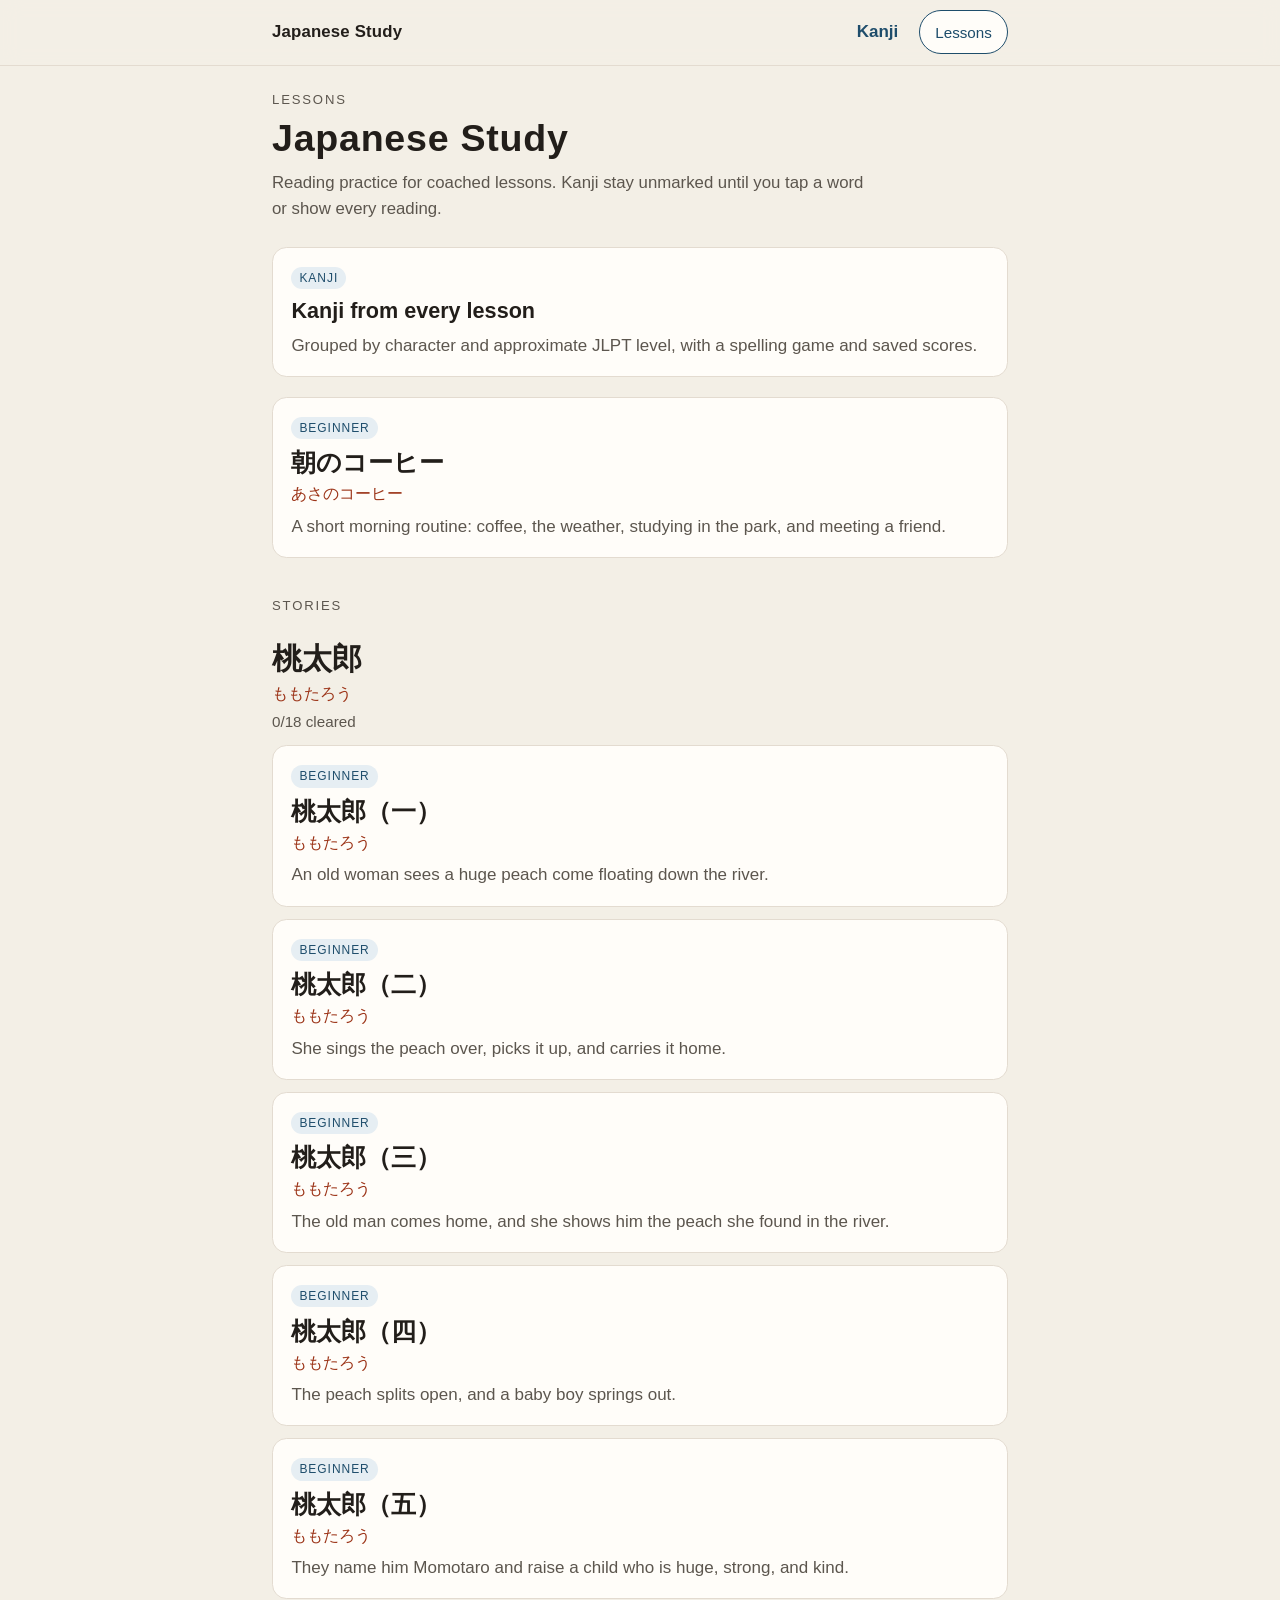
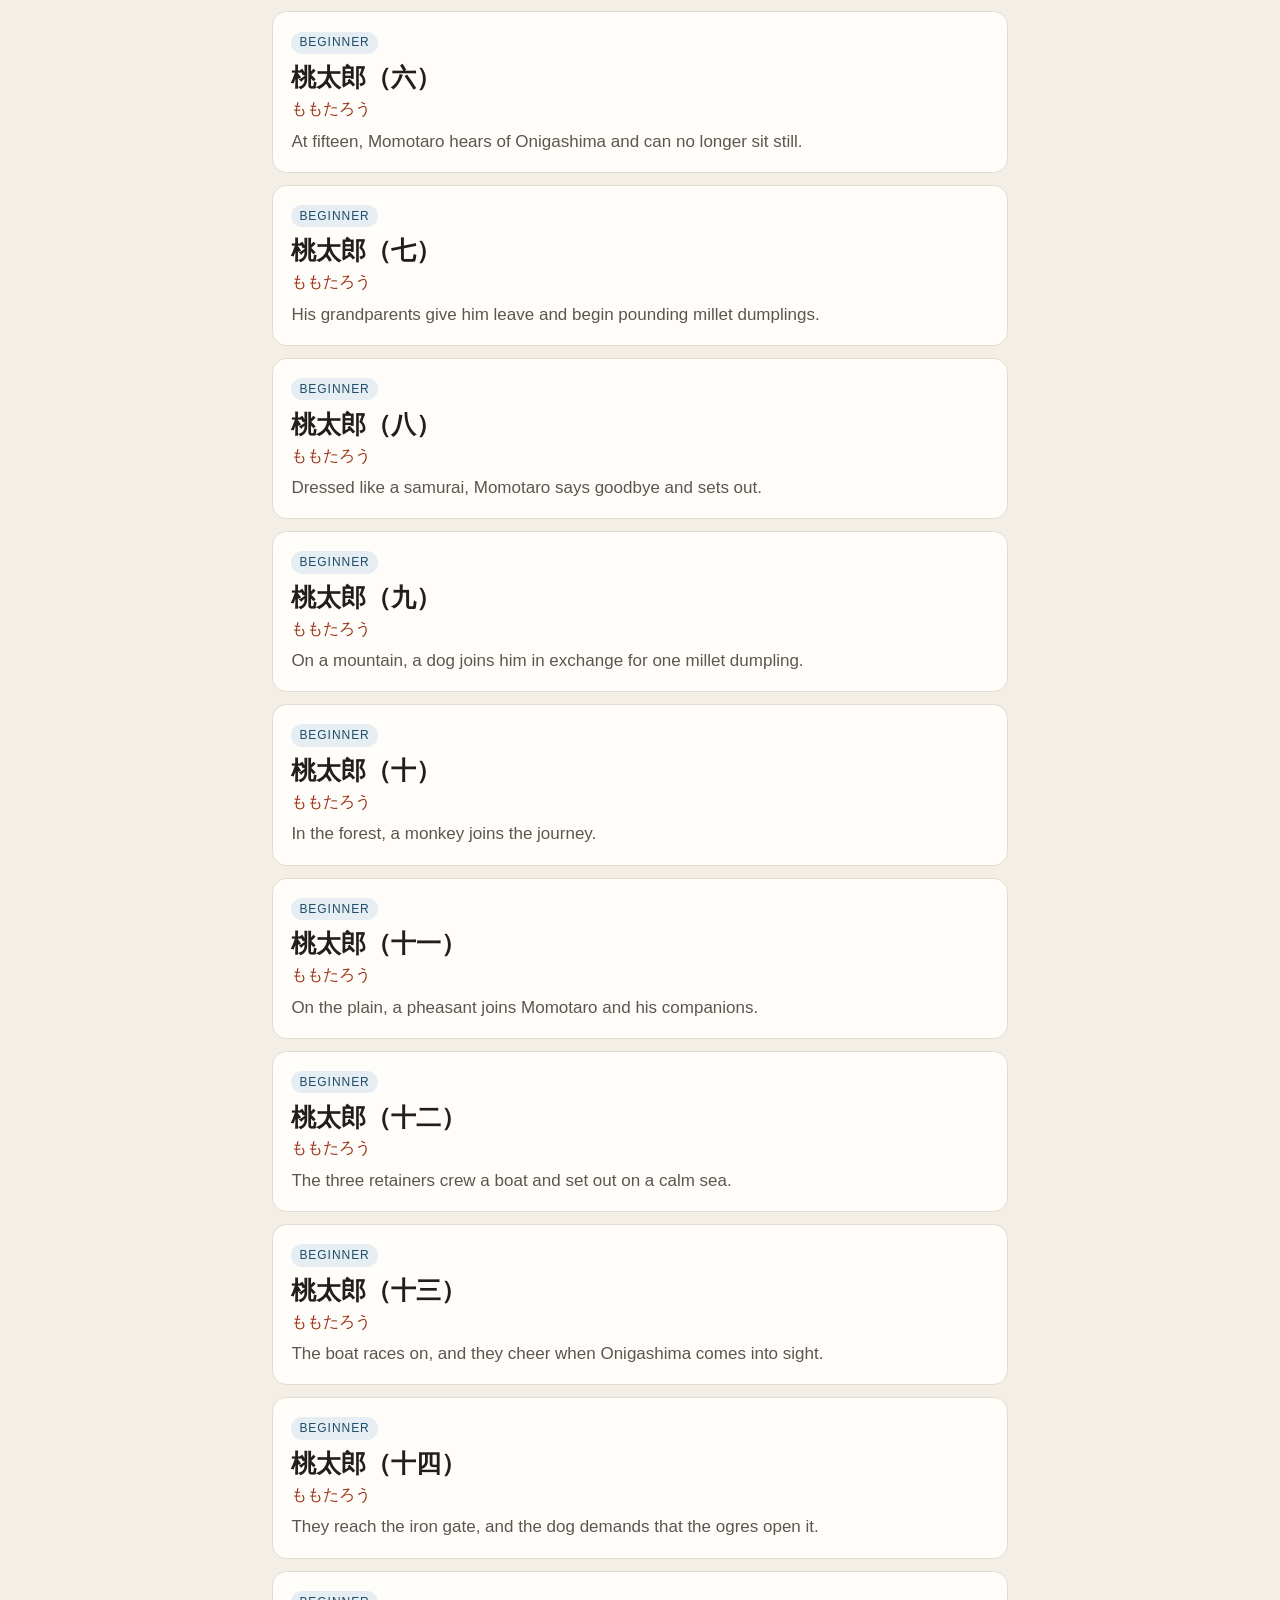
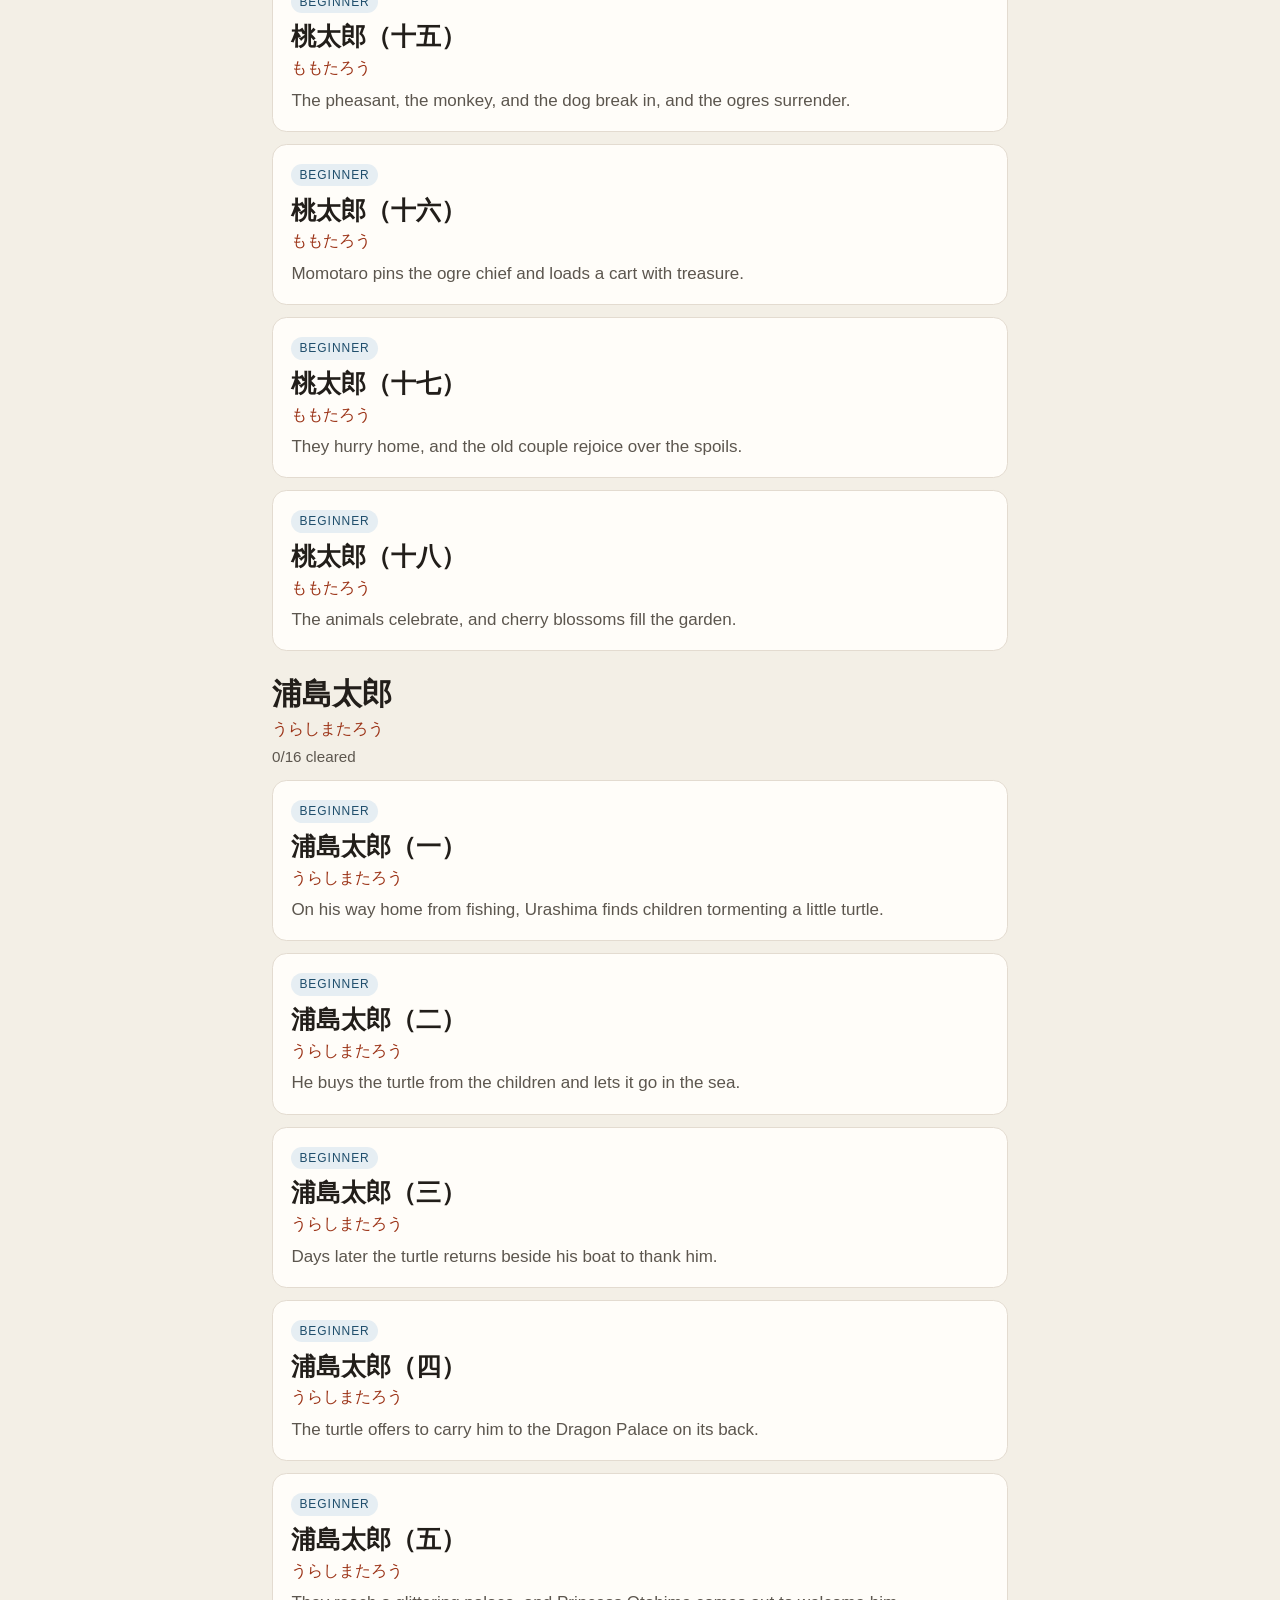
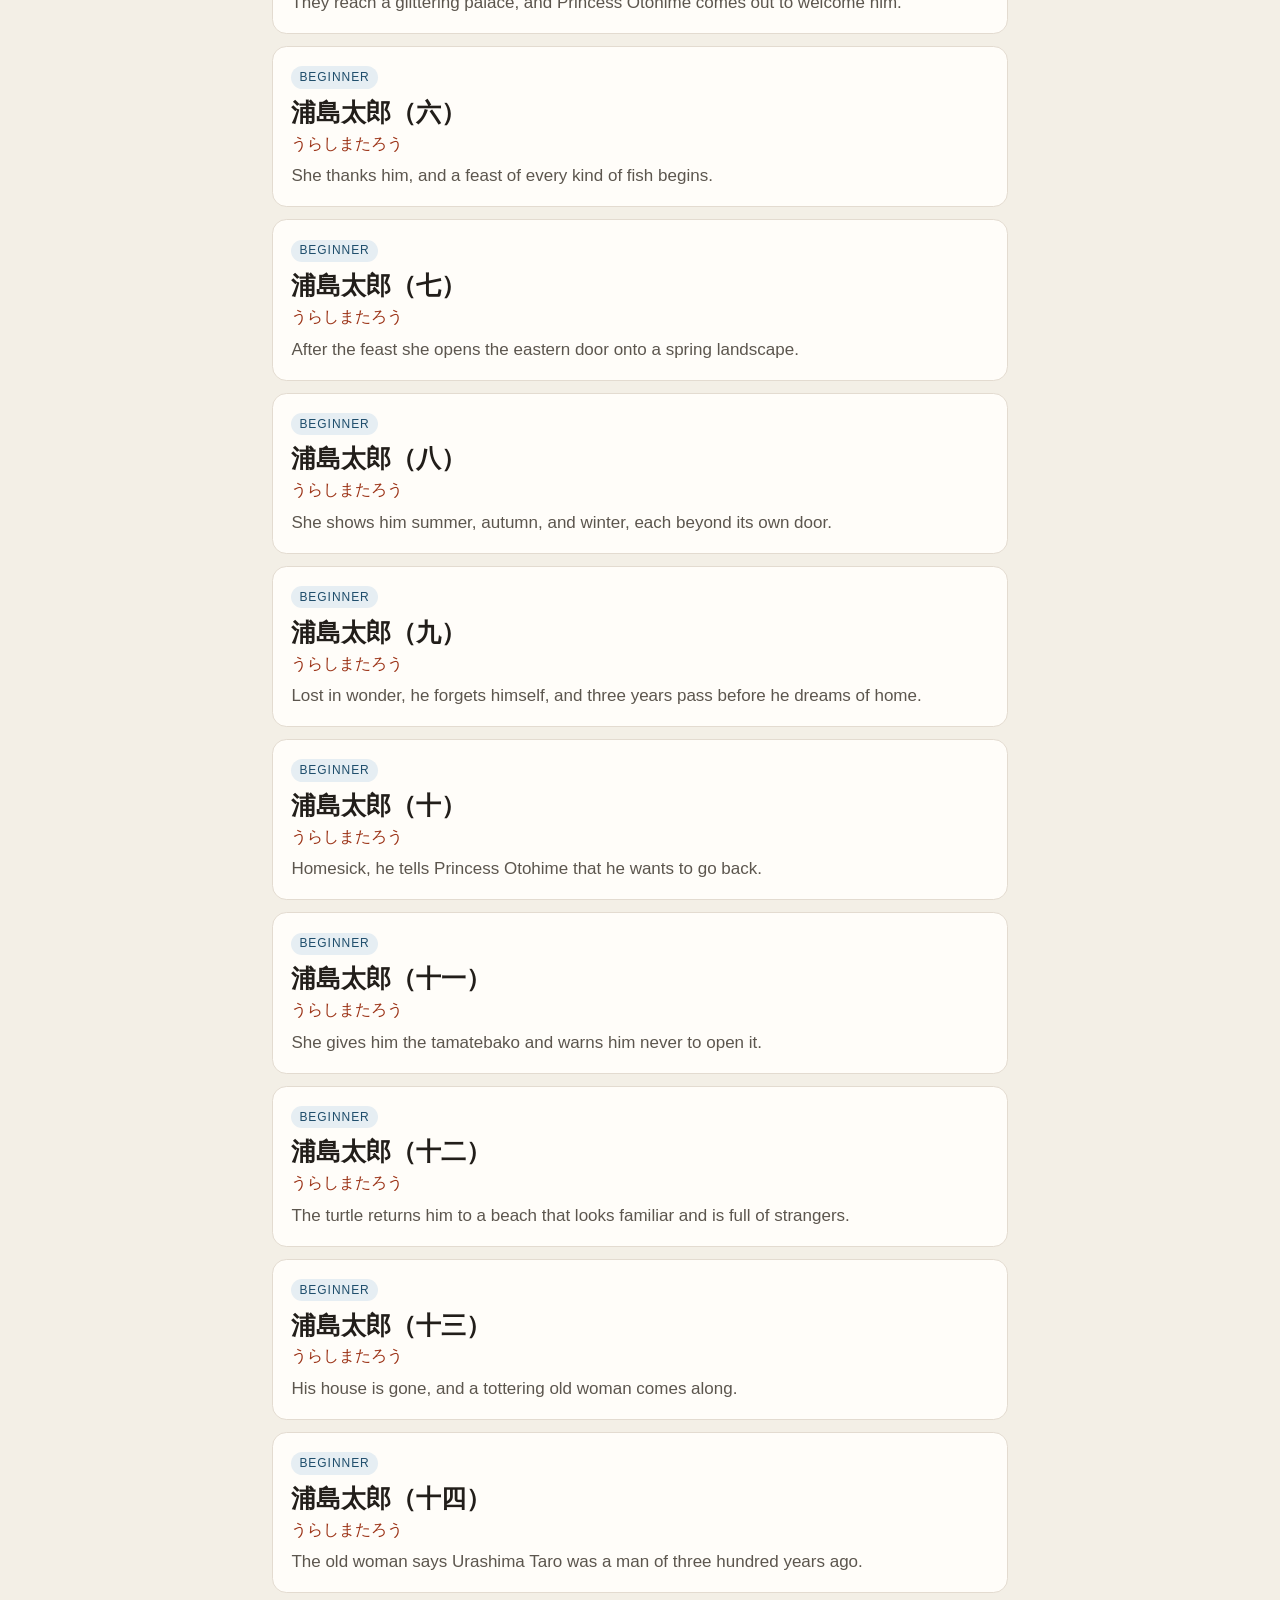
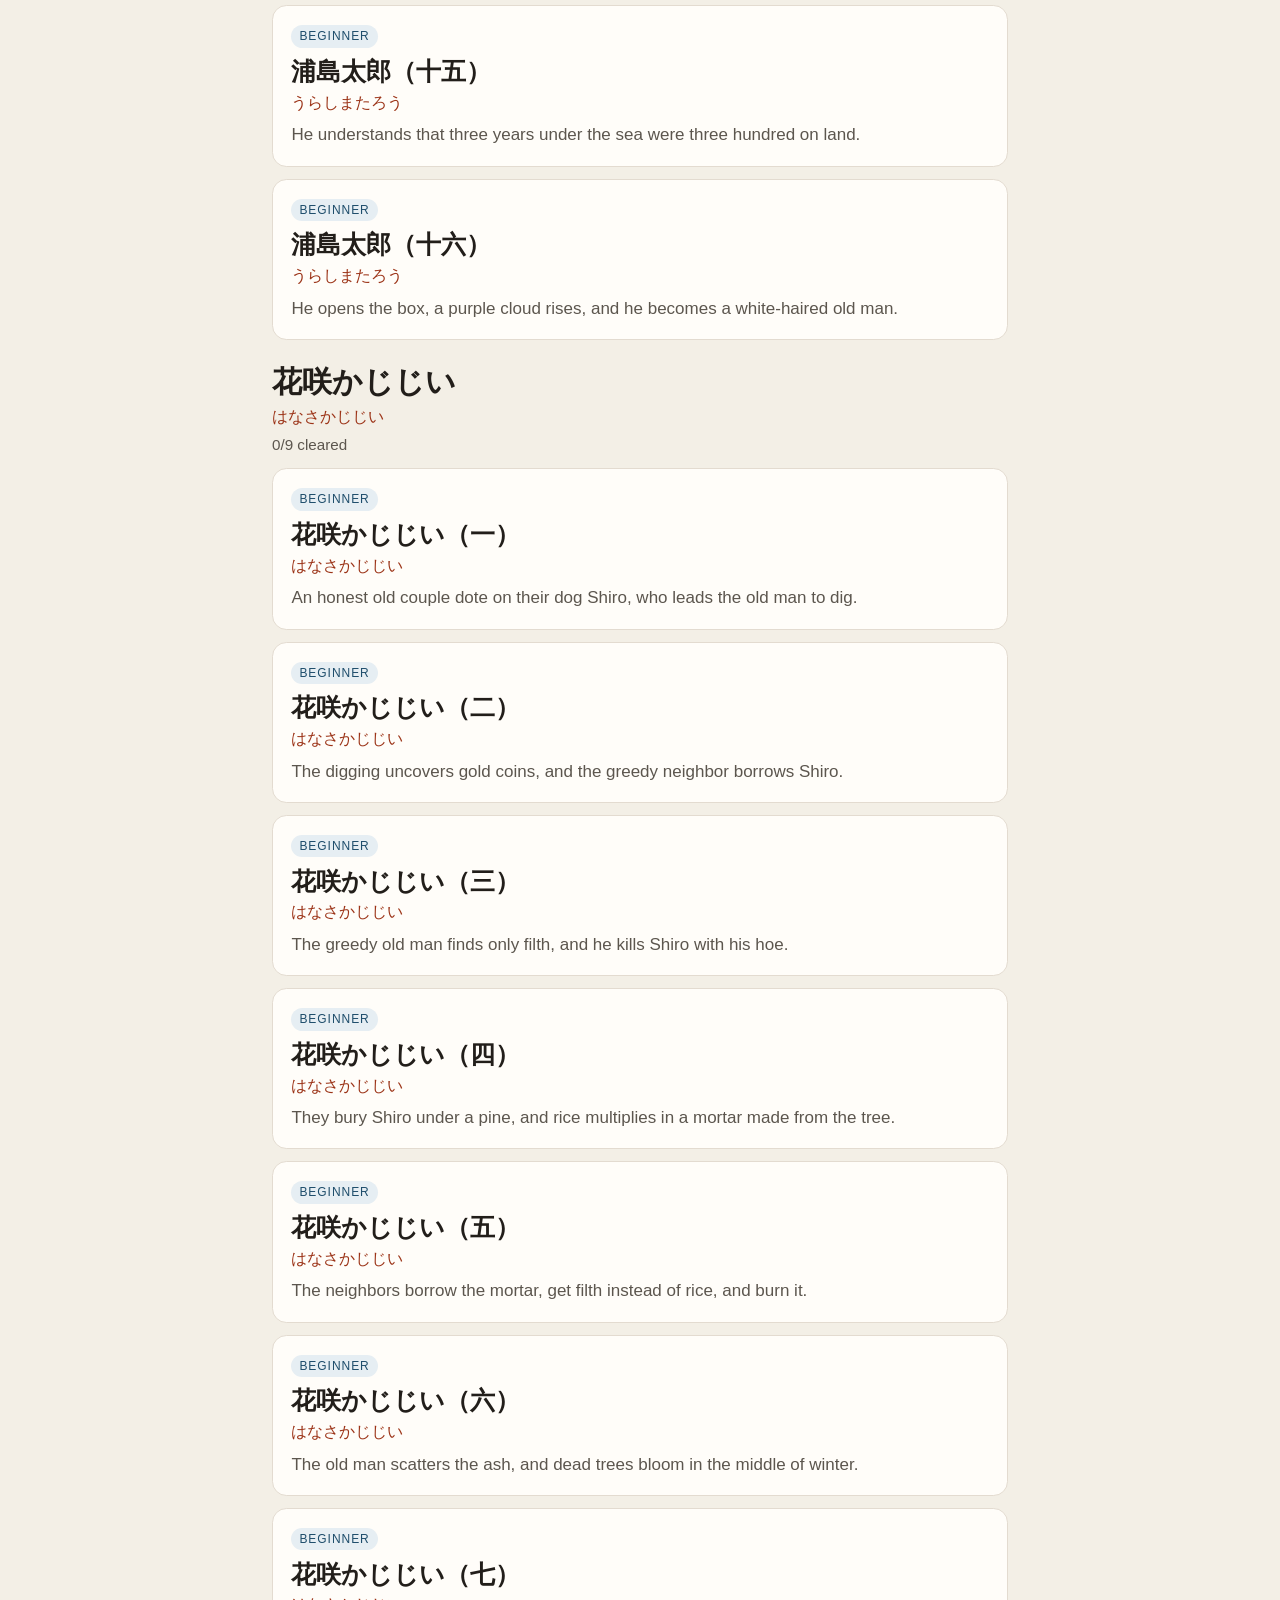
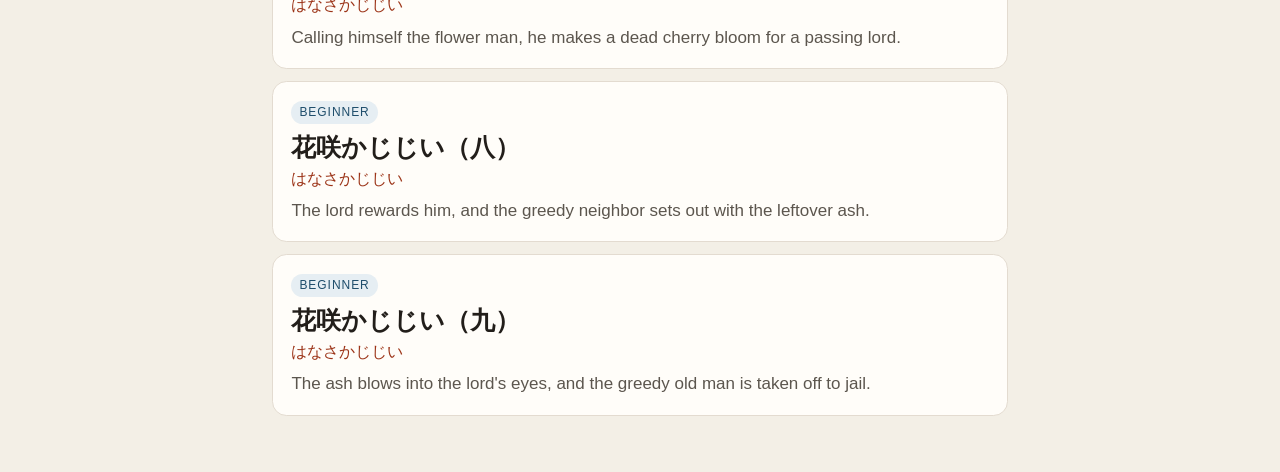
<file: index.html>
<!DOCTYPE html>
<html lang="en">
<head>
  <meta charset="utf-8">
  <meta name="viewport" content="width=device-width, initial-scale=1">
  <meta name="color-scheme" content="light">
  <meta name="description" content="Japanese reading practice. Show each word's reading only when you want it.">
  <title>Japanese Study</title>
  <link rel="stylesheet" href="css/style.css">
</head>
<body>
  <header class="site-header">
    <div class="wrap bar">
      <a class="brand" href="index.html">Japanese Study</a>
      <div class="bar-actions">
        <a class="header-link" href="kanji.html">Kanji</a>
        <button id="lesson-menu-open" class="menu-open" type="button" aria-haspopup="dialog" aria-expanded="false" aria-controls="lesson-menu">Lessons</button>
      </div>
    </div>
  </header>
  <main class="wrap page">
    <p class="page-kicker">Lessons</p>
    <h1>Japanese Study</h1>
    <p class="lede">Reading practice for coached lessons. Kanji stay unmarked until you tap a word or show every reading.</p>
    <a class="lesson-card kanji-entry" href="kanji.html">
      <p class="level">Kanji</p>
      <h2>Kanji from every lesson</h2>
      <p class="card-summary">Grouped by character and approximate JLPT level, with a spelling game and saved scores.</p>
    </a>
    <p id="status" class="panel">Loading lessons…</p>
    <ul id="lesson-list" class="lesson-list"></ul>
    <div id="stories"></div>
  </main>
  <noscript>
    <p class="wrap panel error">This site needs JavaScript to load lessons.</p>
  </noscript>
  <script src="js/progress.js"></script>
  <script src="js/home.js"></script>
  <script src="js/menu.js"></script>
</body>
</html>
</file>
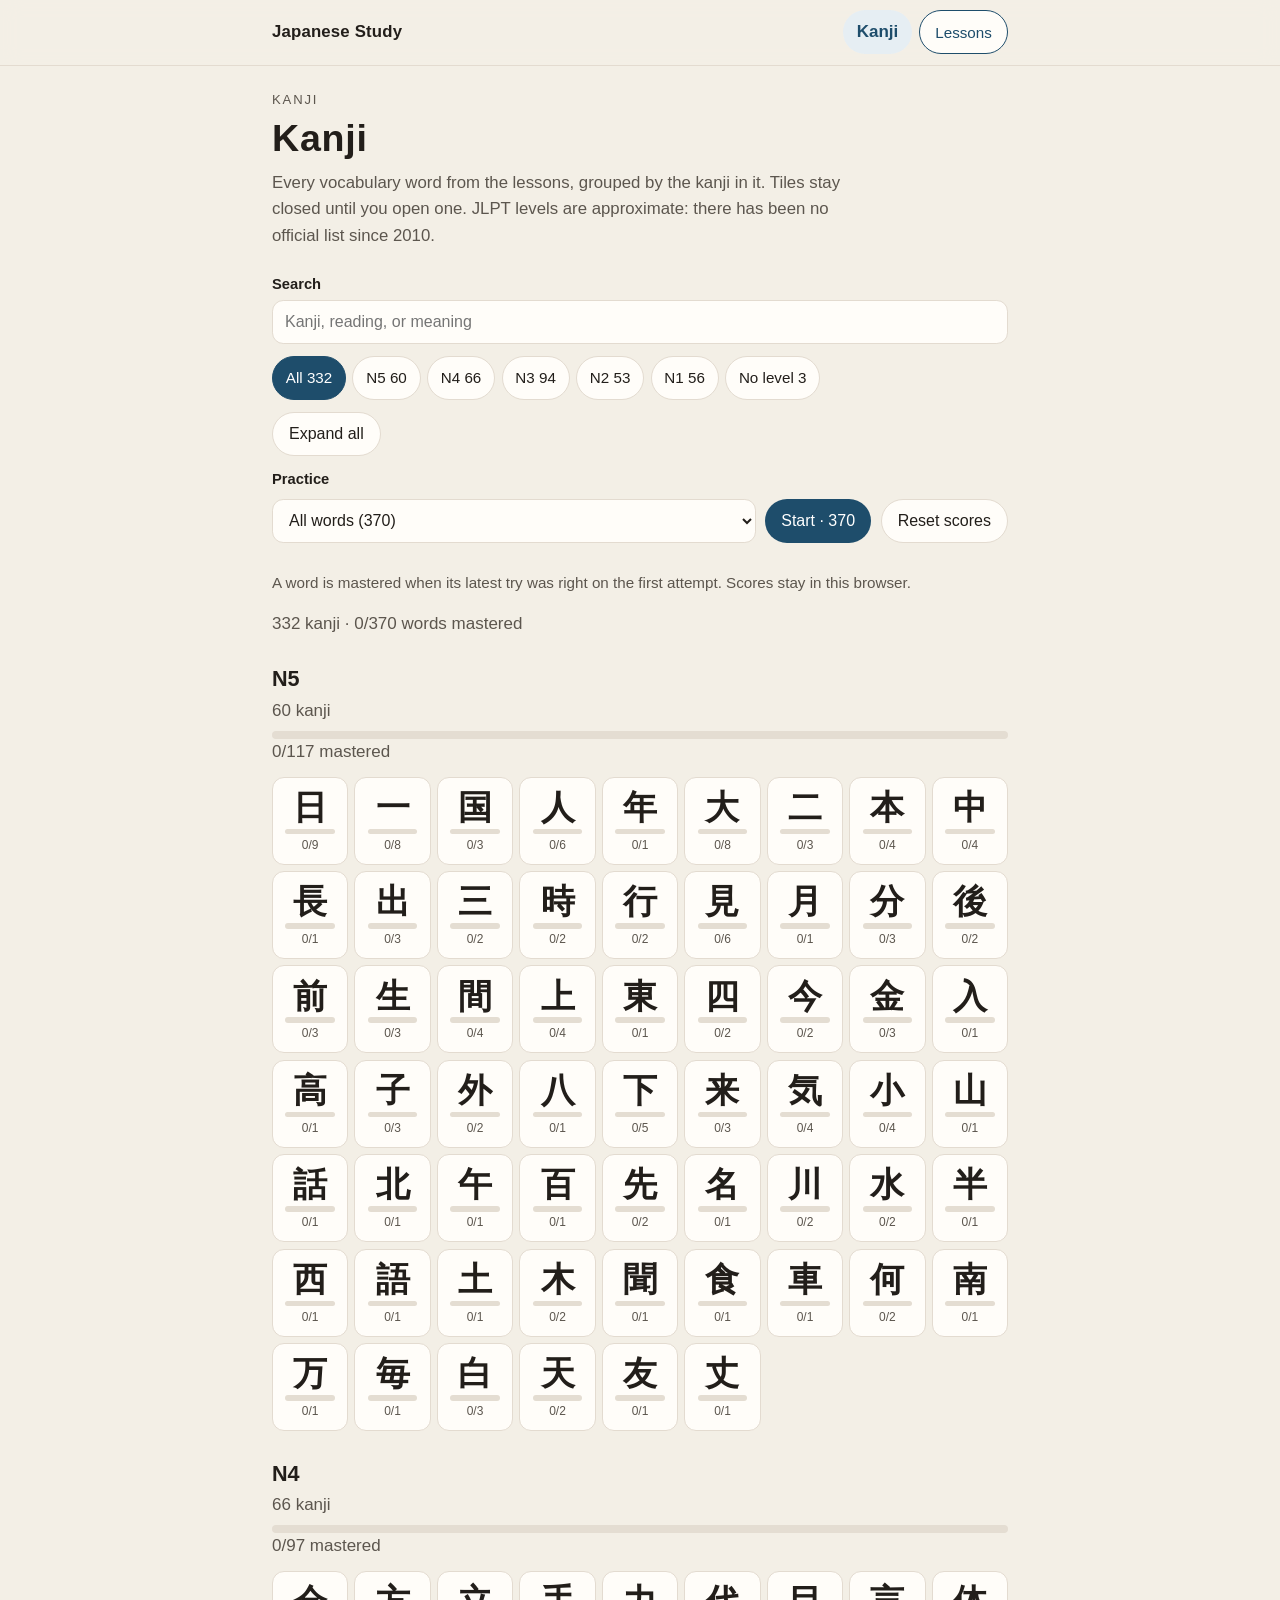
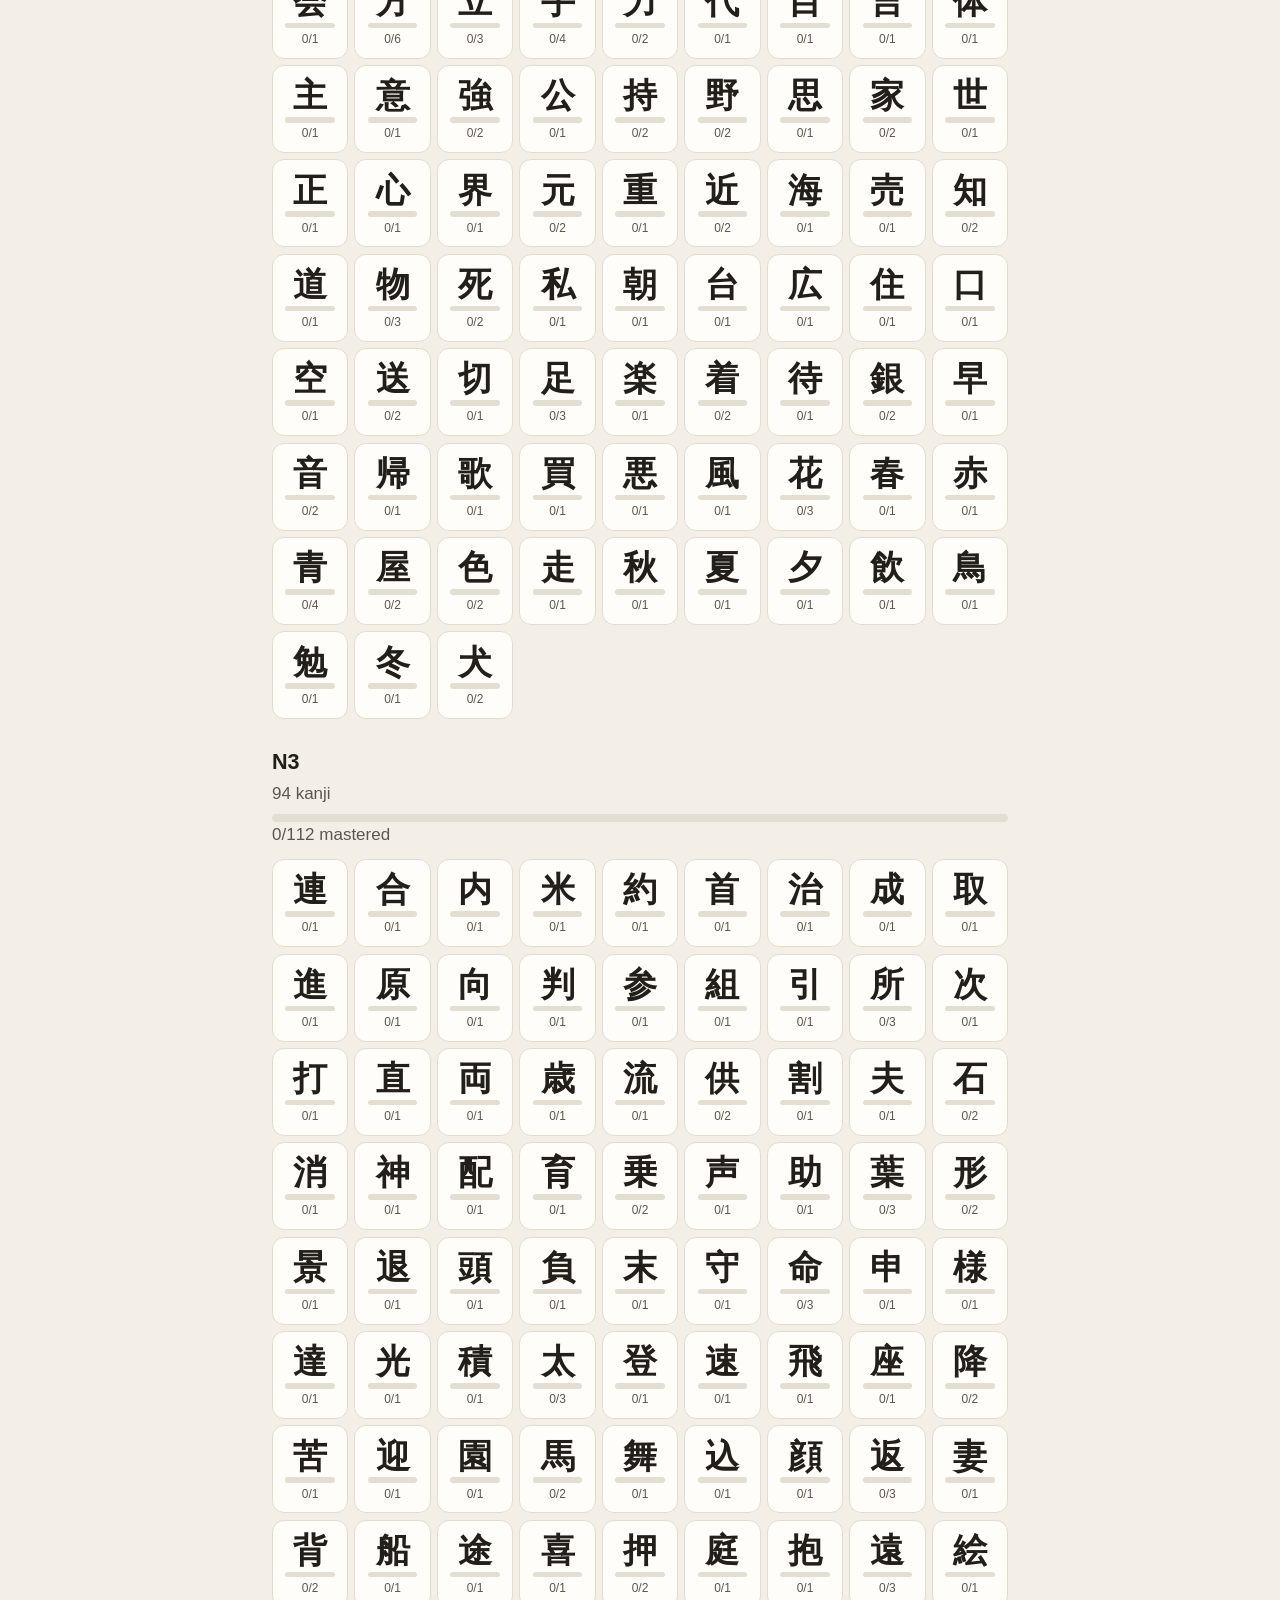
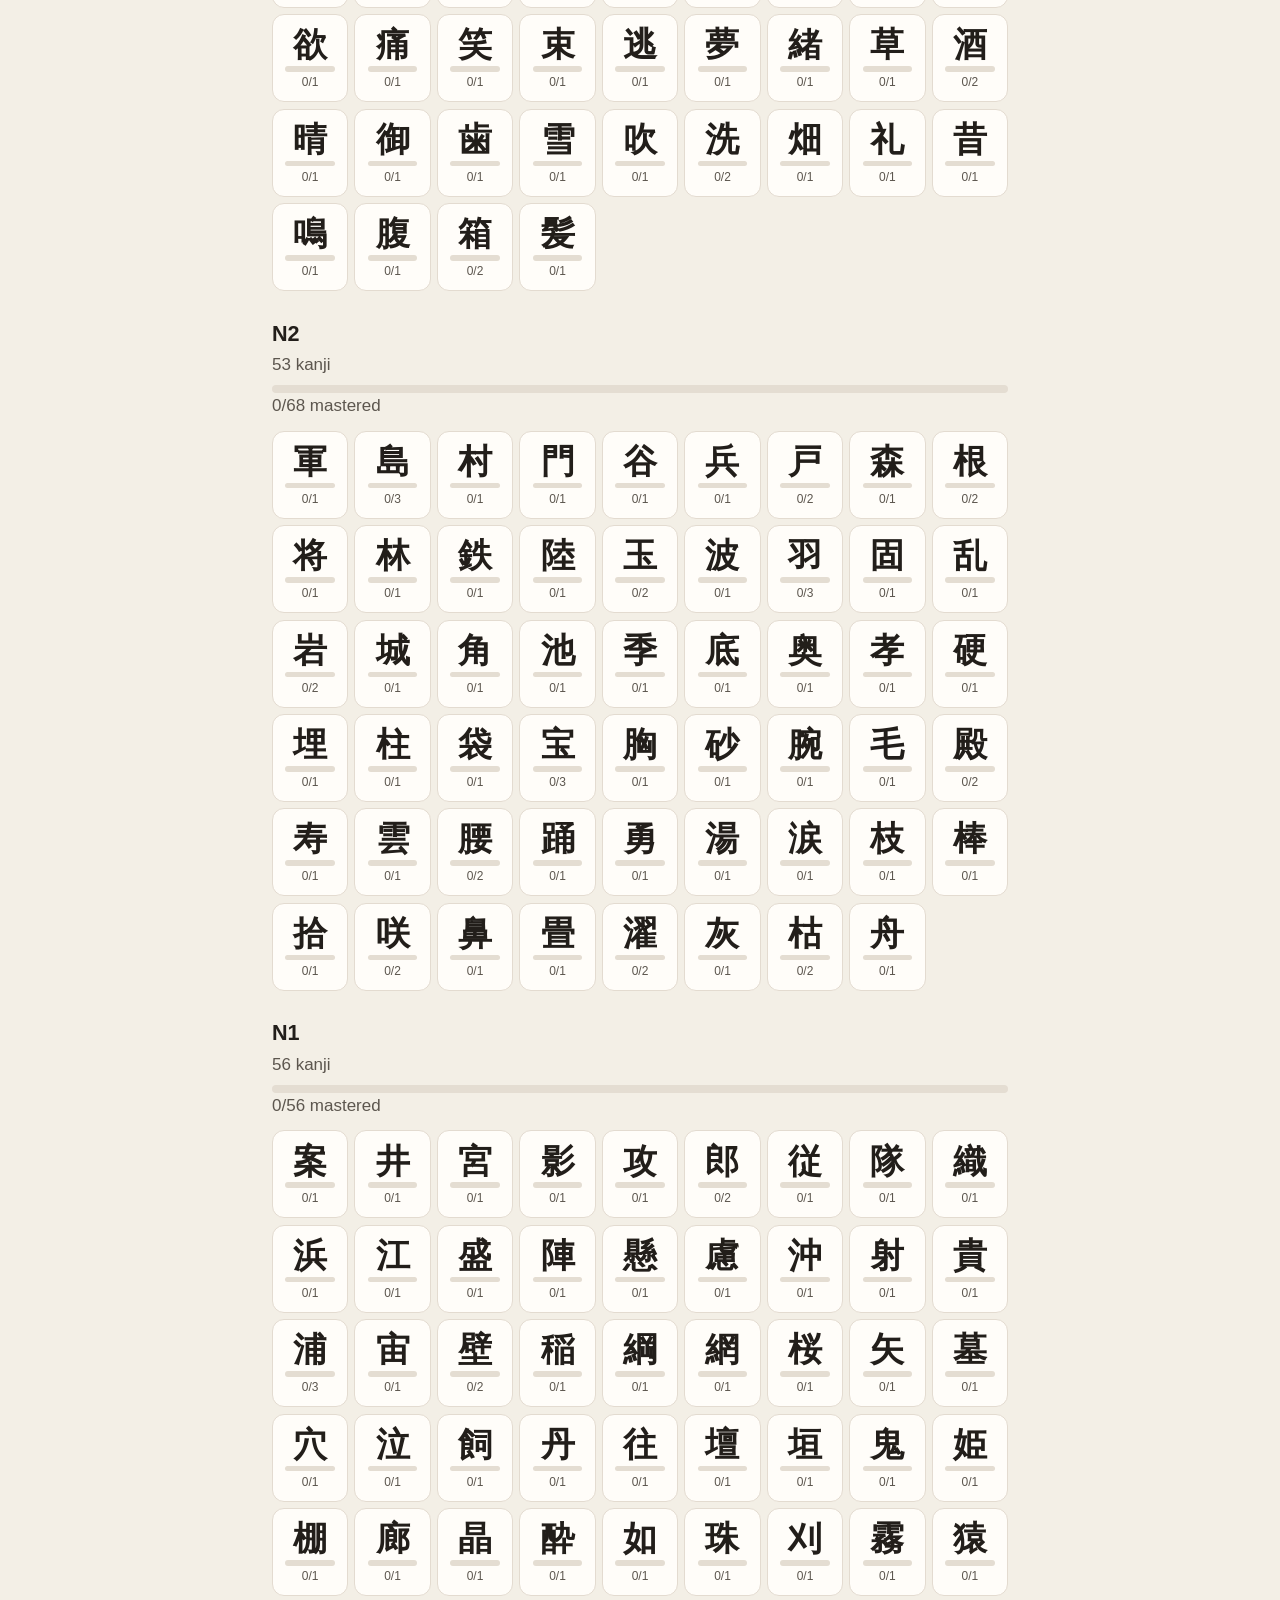
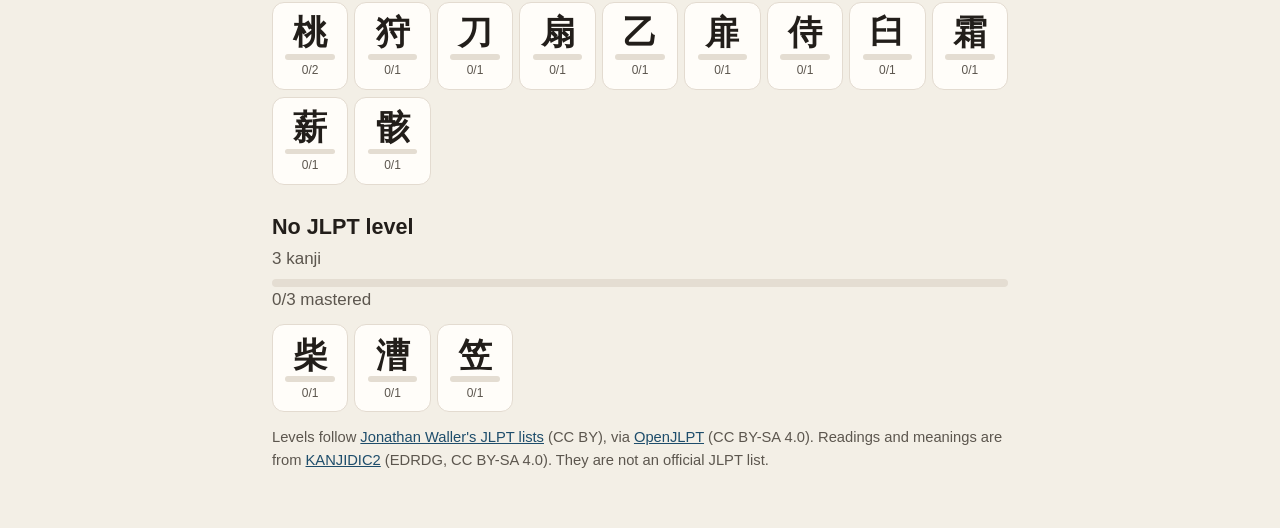
<file: kanji.html>
<!DOCTYPE html>
<html lang="en">
<head>
  <meta charset="utf-8">
  <meta name="viewport" content="width=device-width, initial-scale=1">
  <meta name="color-scheme" content="light">
  <meta name="description" content="Kanji from every lesson, grouped by approximate JLPT level, with a spelling game.">
  <title>Kanji · Japanese Study</title>
  <link rel="stylesheet" href="css/style.css">
</head>
<body>
  <header class="site-header">
    <div class="wrap bar">
      <a class="brand" href="index.html">Japanese Study</a>
      <div class="bar-actions">
        <a class="header-link" href="kanji.html" aria-current="page">Kanji</a>
        <button id="lesson-menu-open" class="menu-open" type="button" aria-haspopup="dialog" aria-expanded="false" aria-controls="lesson-menu">Lessons</button>
      </div>
    </div>
  </header>
  <main class="wrap page">
    <p class="page-kicker">Kanji</p>
    <h1>Kanji</h1>
    <p class="lede">Every vocabulary word from the lessons, grouped by the kanji in it. Tiles stay closed until you open one. JLPT levels are approximate: there has been no official list since 2010.</p>
    <p id="kanji-status" class="panel">Loading kanji…</p>
    <div id="kanji-tools" class="kanji-tools" hidden>
      <div class="kanji-search-row">
        <label class="kanji-search-label" for="kanji-search">Search</label>
        <input id="kanji-search" class="kanji-search" type="search" placeholder="Kanji, reading, or meaning" autocomplete="off" enterkeyhint="search">
      </div>
      <div class="level-filters" role="group" aria-label="JLPT level">
        <button type="button" class="level-chip" data-level="all" aria-pressed="true">All <span class="chip-count"></span></button>
        <button type="button" class="level-chip" data-level="N5" aria-pressed="false">N5 <span class="chip-count"></span></button>
        <button type="button" class="level-chip" data-level="N4" aria-pressed="false">N4 <span class="chip-count"></span></button>
        <button type="button" class="level-chip" data-level="N3" aria-pressed="false">N3 <span class="chip-count"></span></button>
        <button type="button" class="level-chip" data-level="N2" aria-pressed="false">N2 <span class="chip-count"></span></button>
        <button type="button" class="level-chip" data-level="N1" aria-pressed="false">N1 <span class="chip-count"></span></button>
        <button type="button" class="level-chip" data-level="none" aria-pressed="false">No level <span class="chip-count"></span></button>
      </div>
      <button type="button" id="kanji-expand" class="kanji-expand" aria-pressed="false">Expand all</button>
      <div class="practice-bar">
        <label class="practice-label" for="practice-set">Practice</label>
        <select id="practice-set">
          <option value="all" data-label="All words">All words</option>
          <option value="N5" data-label="N5">N5</option>
          <option value="N4" data-label="N4">N4</option>
          <option value="N3" data-label="N3">N3</option>
          <option value="N2" data-label="N2">N2</option>
          <option value="N1" data-label="N1">N1</option>
          <option value="none" data-label="No JLPT level">No JLPT level</option>
          <option value="filtered" data-label="Filtered words">Filtered words</option>
        </select>
        <button type="button" id="practice-start" class="kanji-start">Start</button>
        <button type="button" id="score-reset" class="kanji-reset">Reset scores</button>
      </div>
      <p class="hint">A word is mastered when its latest try was right on the first attempt. Scores stay in this browser.</p>
    </div>
    <p id="kanji-summary" class="kanji-summary" aria-live="polite"></p>
    <div id="kanji-game"></div>
    <p id="kanji-empty" class="panel" hidden>No kanji match that search.</p>
    <div id="kanji-list"></div>
    <p class="credit">Levels follow <a href="https://www.tanos.co.uk/jlpt/">Jonathan Waller's JLPT lists</a> (CC BY), via <a href="https://github.com/evanclan/OpenJLPT">OpenJLPT</a> (CC BY-SA 4.0). Readings and meanings are from <a href="https://www.edrdg.org/wiki/index.php/KANJIDIC_Project">KANJIDIC2</a> (EDRDG, CC BY-SA 4.0). They are not an official JLPT list.</p>
  </main>
  <noscript>
    <p class="wrap panel error">This site needs JavaScript to load kanji.</p>
  </noscript>
  <script src="js/progress.js"></script>
  <script src="js/scores.js"></script>
  <script src="js/game.js"></script>
  <script src="js/kanji.js"></script>
  <script src="js/menu.js"></script>
</body>
</html>
</file>
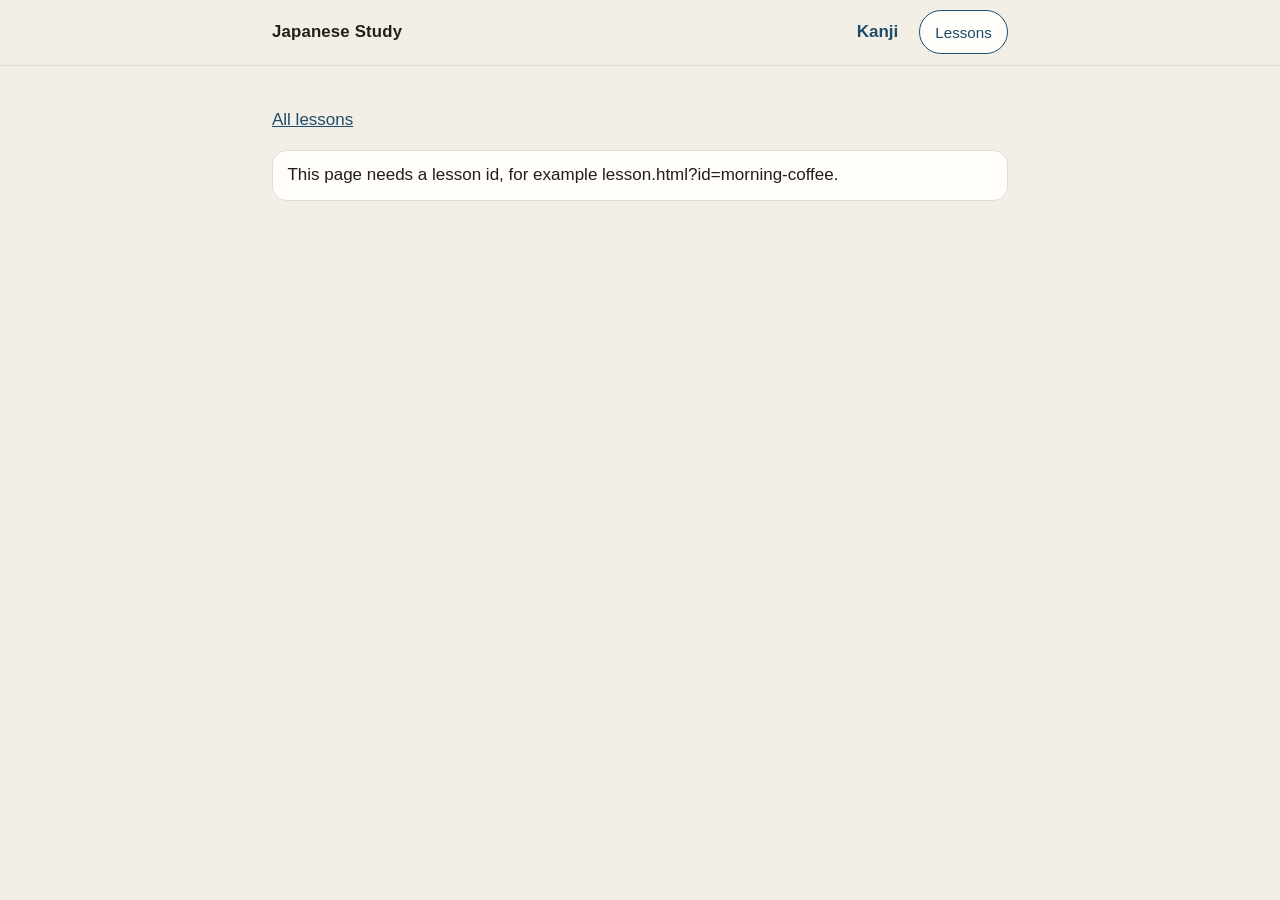
<file: lesson.html>
<!DOCTYPE html>
<html lang="en">
<head>
  <meta charset="utf-8">
  <meta name="viewport" content="width=device-width, initial-scale=1">
  <meta name="color-scheme" content="light">
  <meta name="description" content="A Japanese lesson with readings you can show one word at a time.">
  <title>Lesson · Japanese Study</title>
  <link rel="stylesheet" href="css/style.css">
</head>
<body>
  <header class="site-header">
    <div class="wrap bar">
      <a class="brand" href="index.html">Japanese Study</a>
      <div class="bar-actions">
        <a class="header-link" href="kanji.html">Kanji</a>
        <button id="lesson-menu-open" class="menu-open" type="button" aria-haspopup="dialog" aria-expanded="false" aria-controls="lesson-menu">Lessons</button>
      </div>
    </div>
  </header>
  <main id="lesson" class="wrap page">
    <p class="panel">Loading lesson…</p>
  </main>
  <noscript>
    <p class="wrap panel error">This site needs JavaScript to load lessons.</p>
  </noscript>
  <script src="js/progress.js"></script>
  <script src="js/annotate.js"></script>
  <script src="js/game.js"></script>
  <script src="js/lesson.js"></script>
  <script src="js/menu.js"></script>
</body>
</html>
</file>
<file: css/style.css>
:root {
  --bg: #f3efe6;
  --card: #fffdf9;
  --ink: #221e1a;
  --muted: #5c564e;
  --line: #e3dbd0;
  --accent: #1e4d6b;
  --accent-soft: #e6eef3;
  --reading: #9c3418;
  --reading-bg: #f6e4dc;
  --hover: #efe8dc;
  --en-bg: #f3f6f7;
  --jp: "Hiragino Sans", "Hiragino Kaku Gothic ProN", "Yu Gothic Medium", "Yu Gothic",
    "Noto Sans JP", "Noto Sans CJK JP", "Source Han Sans JP", Meiryo, "MS PGothic",
    "WenQuanYi Micro Hei", sans-serif;
  --ui: "Segoe UI", "Helvetica Neue", Helvetica, Arial, "Hiragino Sans", "Noto Sans JP",
    "Noto Sans CJK JP", sans-serif;
  color-scheme: light;
}

* { box-sizing: border-box; }

html { scroll-padding-top: 5rem; }

body {
  margin: 0;
  min-height: 100vh;
  background: var(--bg);
  color: var(--ink);
  font-family: var(--ui);
  font-size: 1.0625rem;
  line-height: 1.55;
}

::selection { background: #d5e4f0; }

a { color: var(--accent); }

:focus-visible {
  outline: 2px solid var(--accent);
  outline-offset: 2px;
}

button, a { touch-action: manipulation; }

.wrap {
  width: min(46rem, calc(100% - 2rem));
  margin-inline: auto;
}

.site-header {
  position: sticky;
  top: 0;
  z-index: 2;
  background: rgba(243, 239, 230, 0.92);
  backdrop-filter: blur(10px);
  border-bottom: 1px solid var(--line);
  padding-top: env(safe-area-inset-top);
}

.bar {
  display: flex;
  align-items: center;
  justify-content: space-between;
  gap: 0.75rem 1rem;
  min-height: 3.5rem;
  padding: 0.65rem 0;
}

.brand {
  color: var(--ink);
  font-weight: 600;
  letter-spacing: 0.01em;
  text-decoration: none;
  font-size: 1.05rem;
}

.brand:hover { color: var(--accent); }

.bar-actions {
  display: flex;
  align-items: center;
  gap: 0.45rem;
  margin-left: auto;
}

.header-link {
  display: inline-flex;
  align-items: center;
  justify-content: center;
  min-height: 2.75rem;
  padding: 0.45rem 0.85rem;
  border-radius: 999px;
  color: var(--accent);
  font-weight: 600;
  text-decoration: none;
}

.header-link:hover { background: var(--hover); }

.header-link[aria-current="page"] { background: var(--accent-soft); }

.menu-open,
.menu-close {
  appearance: none;
  flex: 0 0 auto;
  min-height: 2.75rem;
  padding: 0.45rem 0.95rem;
  border: 1px solid var(--accent);
  border-radius: 999px;
  background: var(--card);
  color: var(--accent);
  font: inherit;
  font-size: 0.95rem;
  cursor: pointer;
}

.menu-open[aria-expanded="true"] {
  background: var(--accent);
  color: #fff;
}

.lesson-menu {
  position: fixed;
  inset: 0 0 0 auto;
  width: min(24rem, 100vw);
  max-width: none;
  height: 100dvh;
  max-height: none;
  margin: 0;
  padding: env(safe-area-inset-top) env(safe-area-inset-right) env(safe-area-inset-bottom) 0;
  border: 0;
  background: var(--card);
  color: var(--ink);
  box-shadow: -12px 0 32px rgba(34, 30, 26, 0.16);
}

.lesson-menu[open] {
  display: flex;
  flex-direction: column;
}

.lesson-menu::backdrop {
  background: rgba(34, 30, 26, 0.4);
}

.lesson-menu-head {
  display: flex;
  align-items: center;
  justify-content: space-between;
  gap: 0.75rem;
  padding: 0.75rem 0.9rem;
  border-bottom: 1px solid var(--line);
}

.lesson-menu-head h2 {
  margin: 0;
  font-size: 1.05rem;
  font-weight: 600;
}

.menu-kanji {
  margin-left: auto;
  display: inline-flex;
  align-items: center;
  min-height: 2.75rem;
  padding: 0.45rem 0.85rem;
  border-radius: 999px;
  color: var(--accent);
  font-weight: 600;
  text-decoration: none;
}

.menu-kanji:hover { background: var(--hover); }

.menu-kanji[aria-current="page"] { background: var(--accent-soft); }

.lesson-menu-body {
  overflow: auto;
  overscroll-behavior: contain;
  flex: 1 1 auto;
  padding: 0.45rem 0.55rem 1.25rem;
}

.menu-message {
  margin: 0.6rem 0.4rem;
  color: var(--muted);
}

.menu-list {
  list-style: none;
  margin: 0;
  padding: 0;
}

.menu-link {
  display: flex;
  flex-wrap: wrap;
  align-items: baseline;
  gap: 0.15rem 0.65rem;
  min-height: 2.75rem;
  padding: 0.4rem 0.7rem;
  border-radius: 0.65rem;
  color: inherit;
  text-decoration: none;
}

.menu-link:hover { background: var(--hover); }

.menu-link.is-current {
  background: var(--accent-soft);
  color: var(--accent);
}

.menu-link-title {
  font-family: var(--jp);
  font-size: 1.12rem;
  line-height: 1.35;
}

.menu-link-reading,
.menu-story-reading {
  color: var(--reading);
  font-family: var(--jp);
  font-size: 0.92rem;
}

.menu-current {
  margin-left: auto;
  color: var(--accent);
  font-size: 0.75rem;
  font-weight: 700;
  letter-spacing: 0.08em;
  text-transform: uppercase;
}

.menu-cleared {
  margin-left: auto;
  color: #1f6b45;
  font-weight: 700;
}

.menu-link.is-current.is-cleared .menu-current { margin-left: 0.65rem; }

.menu-story { margin-top: 0.2rem; }

.menu-story summary {
  display: flex;
  align-items: baseline;
  gap: 0.45rem 0.65rem;
  min-height: 2.75rem;
  padding: 0.45rem 0.7rem 0.45rem 1.7rem;
  border-radius: 0.65rem;
  cursor: pointer;
  list-style: none;
  position: relative;
}

.menu-story summary::-webkit-details-marker { display: none; }

.menu-story summary::before {
  content: "";
  position: absolute;
  left: 0.75rem;
  top: 1.15rem;
  width: 0.45rem;
  height: 0.45rem;
  border-right: 2px solid currentColor;
  border-bottom: 2px solid currentColor;
  transform: translateY(-30%) rotate(-45deg);
}

.menu-story[open] summary::before { transform: translateY(-10%) rotate(45deg); }

.menu-story summary:hover { background: var(--hover); }

.menu-story-name {
  font-family: var(--jp);
  font-size: 1.2rem;
  font-weight: 600;
}

.menu-story-count {
  margin-left: auto;
  flex: 0 0 auto;
  color: var(--muted);
  font-size: 0.85rem;
  font-variant-numeric: tabular-nums;
  white-space: nowrap;
}

.menu-story .menu-list { margin: 0 0 0.35rem 0.85rem; }

.page { padding: 1.5rem 0 3.5rem; }

.lede {
  margin: 0.4rem 0 1.5rem;
  max-width: 38rem;
  color: var(--muted);
  font-size: 1.05rem;
}

.page-kicker {
  margin: 0;
  color: var(--muted);
  font-size: 0.82rem;
  letter-spacing: 0.14em;
  text-transform: uppercase;
}

h1 {
  margin: 0.2rem 0 0;
  font-family: var(--jp);
  font-size: clamp(1.8rem, 1.4rem + 1.4vw, 2.35rem);
  font-weight: 600;
  line-height: 1.35;
  letter-spacing: 0.02em;
}

.title-reading {
  margin: 0.2rem 0 0;
  color: var(--reading);
  font-family: var(--jp);
  font-size: 1.05rem;
  letter-spacing: 0.06em;
}

.credit {
  margin: 0.85rem 0 0;
  color: var(--muted);
  font-size: 0.92rem;
  line-height: 1.55;
}

.credit a { overflow-wrap: anywhere; }

.lesson-tabs {
  display: flex;
  gap: 0.35rem;
  margin: 0 0 1.15rem;
  padding: 0.3rem;
  position: sticky;
  top: calc(3.5rem + env(safe-area-inset-top));
  z-index: 1;
  background: rgba(243, 239, 230, 0.94);
  border: 1px solid var(--line);
  border-radius: 999px;
  backdrop-filter: blur(10px);
}

.lesson-tab {
  flex: 1 1 0;
  min-width: 0;
  min-height: 2.75rem;
  padding: 0.45rem 0.5rem;
  border: 0;
  border-radius: 999px;
  background: transparent;
  color: var(--ink);
  font: inherit;
  font-size: 1rem;
  cursor: pointer;
  touch-action: manipulation;
}

.lesson-tab[aria-selected="true"] {
  background: var(--accent);
  color: #fff;
}

.lesson-tab:hover:not([aria-selected="true"]) { background: var(--hover); }

.reading-tools {
  display: flex;
  flex-wrap: wrap;
  gap: 0.5rem;
  margin-top: 1rem;
}

.part-nav {
  display: flex;
  justify-content: space-between;
  gap: 0.75rem;
  margin-top: 0.85rem;
}

.part-nav a {
  display: inline-flex;
  align-items: center;
  min-height: 2.75rem;
  padding: 0.35rem 0.15rem;
  font-weight: 600;
  text-decoration: none;
}

.part-nav .next { margin-left: auto; }

.empty-note {
  margin: 0.4rem 0 0;
  color: var(--muted);
}

.stories-kicker { margin: 2.4rem 0 0.2rem; }

.story-block { margin-top: 1.35rem; }

.story-title {
  margin: 0;
  font-family: var(--jp);
  font-size: clamp(1.55rem, 1.3rem + 0.8vw, 1.9rem);
  font-weight: 600;
  line-height: 1.35;
}

.story-reading {
  margin: 0.15rem 0 0;
  color: var(--reading);
  font-family: var(--jp);
  font-size: 1rem;
}

.story-progress {
  margin: 0.2rem 0 0.75rem;
  color: var(--muted);
  font-size: 0.95rem;
  font-variant-numeric: tabular-nums;
}

.story-block > .story-reading + .lesson-list,
.story-block > .story-title + .lesson-list { margin-top: 0.75rem; }

.hint {
  margin: 1rem 0 0.25rem;
  color: var(--muted);
  font-size: 0.95rem;
}

.lesson-list {
  list-style: none;
  margin: 0;
  padding: 0;
  display: grid;
  gap: 0.75rem;
}

.lesson-card {
  display: block;
  position: relative;
  text-decoration: none;
  color: inherit;
  background: var(--card);
  border: 1px solid var(--line);
  border-radius: 0.9rem;
  padding: 1rem 1.15rem 1.05rem;
}

.lesson-card.is-cleared { padding-right: 3.1rem; }

.cleared-mark {
  position: absolute;
  top: 0.75rem;
  right: 0.75rem;
  width: 1.7rem;
  height: 1.7rem;
  display: grid;
  place-items: center;
  border-radius: 999px;
  background: #e7f2eb;
  color: #1f6b45;
  font-weight: 700;
  line-height: 1;
}

.lesson-card:hover { border-color: #c5d3de; background: #fff; }

.lesson-card h2 {
  margin: 0.4rem 0 0;
  font-family: var(--jp);
  font-size: 1.55rem;
  font-weight: 600;
  line-height: 1.35;
}

.card-reading {
  margin: 0.15rem 0 0;
  color: var(--reading);
  font-family: var(--jp);
  font-size: 0.98rem;
}

.card-summary {
  margin: 0.45rem 0 0;
  color: var(--muted);
}

.level {
  display: inline-block;
  margin: 0;
  padding: 0.12rem 0.5rem;
  border-radius: 999px;
  background: var(--accent-soft);
  color: var(--accent);
  font-size: 0.75rem;
  letter-spacing: 0.08em;
  text-transform: uppercase;
}

.passage {
  list-style: none;
  margin: 0.75rem 0 0;
  padding: 1.15rem 1.15rem 0.4rem;
  background: var(--card);
  border: 1px solid var(--line);
  border-radius: 0.9rem;
  counter-reset: sentence;
}

.sentence {
  counter-increment: sentence;
  position: relative;
  margin: 0 0 1.15rem;
  padding: 0 0 1.1rem 2.1rem;
  border-bottom: 1px solid var(--line);
}

.sentence:last-child {
  border-bottom: 0;
  margin-bottom: 0.35rem;
}

.sentence::before {
  content: counter(sentence);
  position: absolute;
  left: 0;
  top: 0.45rem;
  color: var(--muted);
  font-size: 0.82rem;
  font-variant-numeric: tabular-nums;
}

.sentence-jp {
  margin: 0;
  font-family: var(--jp);
  font-size: clamp(1.4rem, 1.2rem + 0.8vw, 1.7rem);
  font-weight: 400;
  line-height: 2.2;
  letter-spacing: 0.02em;
}

.token {
  display: inline;
  margin: 0;
  padding: 0.12em 0.04em;
  border: 0;
  border-radius: 0.2em;
  background: transparent;
  color: inherit;
  font: inherit;
  letter-spacing: inherit;
  line-height: inherit;
  cursor: pointer;
  vertical-align: baseline;
  -webkit-tap-highlight-color: transparent;
}

.token:hover { background: var(--hover); }

.token.is-on { background: var(--reading-bg); }

.sentence-jp ruby { ruby-position: over; }

.sentence-jp rt {
  font-size: 0.52em;
  font-weight: 500;
  line-height: 1;
  letter-spacing: 0;
  color: var(--reading);
  user-select: none;
}

.reveal {
  display: inline-flex;
  align-items: center;
  min-height: 2.75rem;
  margin: 0.15rem 0 0;
  padding: 0.35rem 0;
  border: 0;
  background: transparent;
  color: var(--accent);
  font: inherit;
  font-size: 0.98rem;
  text-decoration: underline;
  text-underline-offset: 0.18em;
  cursor: pointer;
}

.en {
  margin: 0.15rem 0 0;
  padding: 0.7rem 0.85rem;
  background: var(--en-bg);
  border-left: 3px solid var(--accent);
  font-size: 1.02rem;
  line-height: 1.5;
}

.section-label {
  margin: 2.2rem 0 0.7rem;
  color: var(--muted);
  font-size: 0.82rem;
  font-weight: 600;
  letter-spacing: 0.14em;
  text-transform: uppercase;
}

.vocab {
  list-style: none;
  margin: 0;
  padding: 0.2rem 1.15rem;
  background: var(--card);
  border: 1px solid var(--line);
  border-radius: 0.9rem;
}

.vocab-head,
.vocab-item {
  display: grid;
  grid-template-columns: minmax(7.5rem, 10.5rem) minmax(7rem, 10rem) 1fr;
  gap: 0.35rem 1rem;
  align-items: baseline;
}

.vocab-head {
  padding: 0.75rem 0 0.35rem;
  color: var(--muted);
  font-size: 0.78rem;
  letter-spacing: 0.08em;
  text-transform: uppercase;
}

.vocab-item {
  padding: 0.72rem 0;
  border-top: 1px solid var(--line);
}

.vocab-word {
  font-family: var(--jp);
  font-size: 1.28rem;
  line-height: 1.4;
}

.vocab-reading {
  font-family: var(--jp);
  font-size: 1.05rem;
  color: var(--reading);
}

.grammar {
  display: grid;
  gap: 0.75rem;
}

.grammar-item {
  margin: 0;
  padding: 0.9rem 1.05rem;
  background: var(--card);
  border: 1px solid var(--line);
  border-radius: 0.9rem;
}

.grammar-item h2 {
  margin: 0 0 0.3rem;
  font-size: 1.05rem;
  font-weight: 600;
  line-height: 1.4;
}

.grammar-item p { margin: 0; }

.panel {
  background: var(--card);
  border: 1px solid var(--line);
  border-radius: 0.9rem;
  padding: 0.7rem 0.9rem;
}

.panel.error {
  background: #fdecea;
  border-color: #e7c1ba;
}

.back {
  display: inline-block;
  margin: 0 0 0.8rem;
  color: var(--accent);
  font-size: 0.95rem;
}

#toggle-readings {
  appearance: none;
  flex: 0 0 auto;
  min-height: 2.75rem;
  margin: 0;
  padding: 0.45rem 0.95rem;
  border: 1px solid var(--accent);
  border-radius: 999px;
  background: var(--card);
  color: var(--accent);
  font: inherit;
  font-size: 0.95rem;
  cursor: pointer;
}

#toggle-readings[aria-pressed="true"] {
  background: var(--accent);
  color: #fff;
}

#toggle-readings:disabled {
  opacity: 0.45;
  cursor: default;
}

body.readings-locked .title-reading,
body.readings-locked .vocab-head-reading,
body.readings-locked .vocab-reading,
body.readings-locked rt {
  display: none !important;
}

.game-section {
  margin-top: 2.2rem;
  scroll-margin-top: 5rem;
}

.game-card {
  background: var(--card);
  border: 1px solid var(--line);
  border-radius: 0.9rem;
  padding: 1.15rem 1.1rem 1.25rem;
}

.game-lead {
  margin: 0 0 1rem;
  color: var(--muted);
}

.game-meta {
  display: flex;
  justify-content: space-between;
  gap: 0.75rem 1rem;
  color: var(--muted);
  font-size: 0.95rem;
}

.game-word {
  margin: 0.85rem 0 1rem;
  font-family: var(--jp);
  font-size: clamp(2.15rem, 1.3rem + 3vw, 3.15rem);
  font-weight: 600;
  line-height: 1.3;
  text-align: center;
  overflow-wrap: anywhere;
}

.game-end-title {
  font-family: var(--ui);
  font-size: 1.55rem;
  font-weight: 600;
}

.game-slots,
.game-tiles,
.game-actions {
  display: flex;
  flex-wrap: wrap;
  justify-content: center;
  gap: 0.65rem;
}

.game-slots { margin-bottom: 1rem; }

.game-tiles { margin-bottom: 1rem; }

.slot,
.tile {
  box-sizing: border-box;
  min-width: 3rem;
  min-height: 3rem;
  padding: 0.35rem 0.7rem;
  border-radius: 0.65rem;
  font-family: var(--jp);
  font-size: 1.4rem;
  line-height: 1;
  touch-action: manipulation;
  -webkit-tap-highlight-color: transparent;
}

.slot {
  display: inline-flex;
  align-items: center;
  justify-content: center;
  border: 1.5px dashed #c9bfb2;
  background: transparent;
  color: var(--ink);
}

.slot.filled {
  border-style: solid;
  border-color: var(--accent);
  background: #fff;
}

.game-slots.is-wrong .slot.filled {
  border-color: var(--reading);
  background: #fdecea;
}

.game-slots.is-right .slot.filled {
  border-color: #1f6b45;
  background: #e7f2eb;
}

.tile {
  appearance: none;
  border: 1px solid var(--line);
  background: #fff;
  color: var(--ink);
  cursor: pointer;
}

.tile:active { background: var(--accent-soft); }

.tile:disabled {
  opacity: 1;
  color: #6f675e;
  background: #f4efe6;
  border-color: #d9d0c4;
  cursor: default;
}

.tile:disabled:active { background: #f4efe6; }

.game-actions { margin-bottom: 0.35rem; }

.game-secondary,
.game-next,
.game-text {
  appearance: none;
  min-height: 2.75rem;
  font: inherit;
  cursor: pointer;
  touch-action: manipulation;
}

.game-secondary {
  padding: 0.45rem 1rem;
  border: 1px solid var(--line);
  border-radius: 999px;
  background: #fff;
  color: var(--ink);
}

.game-next {
  padding: 0.5rem 1.15rem;
  border: 0;
  border-radius: 999px;
  background: var(--accent);
  color: #fff;
  font-size: 1rem;
}

.game-text {
  display: block;
  margin: 0.75rem auto 0;
  padding: 0.35rem 0.5rem;
  border: 0;
  background: transparent;
  color: var(--muted);
  text-decoration: underline;
  text-underline-offset: 0.18em;
}

.game-feedback {
  min-height: 1.5rem;
  margin: 0.8rem 0 0;
  text-align: center;
  font-size: 1.05rem;
}

.game-feedback .game-result { color: #1f6b45; font-weight: 600; }

.cleared-toggle {
  appearance: none;
  display: inline-flex;
  align-items: center;
  justify-content: center;
  min-height: 2.75rem;
  margin: 0.85rem 0 1rem;
  padding: 0.45rem 1rem;
  border: 1px solid var(--accent);
  border-radius: 999px;
  background: var(--card);
  color: var(--accent);
  font: inherit;
  font-size: 1rem;
  cursor: pointer;
  touch-action: manipulation;
}

.cleared-toggle[aria-pressed="true"] {
  background: #e7f2eb;
  border-color: #1f6b45;
  color: #1f6b45;
}

.cleared-toggle[aria-pressed="true"]::before { content: "✓\00a0"; }

.game-card .cleared-toggle { display: flex; margin: 0.75rem auto 0; }

.game-offer {
  margin: 1rem 0 0;
  color: var(--muted);
  text-align: center;
}

.kanji-entry { margin: 0 0 1.25rem; }

.kanji-entry h2 {
  font-family: var(--ui);
  font-size: 1.35rem;
}

.sr-only {
  position: absolute;
  width: 1px;
  height: 1px;
  padding: 0;
  margin: -1px;
  overflow: hidden;
  clip: rect(0, 0, 0, 0);
  white-space: nowrap;
  border: 0;
}

.game-feedback.is-bad { color: var(--reading); }

.kanji-tools { display: grid; gap: 0.75rem; margin: 1rem 0 0.35rem; }

.kanji-search-row { display: grid; gap: 0.3rem; }

.kanji-search-label, .practice-label { font-size: 0.92rem; font-weight: 600; }

.kanji-search, .practice-bar select {
  width: 100%;
  min-height: 2.75rem;
  padding: 0.45rem 0.75rem;
  border: 1px solid var(--line);
  border-radius: 0.7rem;
  background: var(--card);
  color: var(--ink);
  font: inherit;
  font-size: 1rem;
}

.level-filters { display: flex; flex-wrap: wrap; gap: 0.4rem; }

.level-chip {
  appearance: none;
  min-height: 2.75rem;
  padding: 0.35rem 0.8rem;
  border: 1px solid var(--line);
  border-radius: 999px;
  background: var(--card);
  color: var(--ink);
  font: inherit;
  font-size: 0.95rem;
  cursor: pointer;
}

.level-chip[aria-pressed="true"] {
  background: var(--accent);
  border-color: var(--accent);
  color: #fff;
}

.chip-count { font-variant-numeric: tabular-nums; }

.practice-bar {
  display: flex;
  flex-wrap: wrap;
  align-items: center;
  gap: 0.5rem 0.6rem;
}

.practice-label { flex: 1 0 100%; }

.practice-bar select { flex: 1 1 12rem; width: auto; }

.kanji-start, .kanji-reset, .kanji-practice {
  appearance: none;
  min-height: 2.75rem;
  padding: 0.45rem 1rem;
  border-radius: 999px;
  font: inherit;
  font-size: 1rem;
  cursor: pointer;
  touch-action: manipulation;
}

.kanji-start {
  border: 0;
  background: var(--accent);
  color: #fff;
}

.kanji-start:disabled { opacity: 0.45; cursor: default; }

.kanji-reset, .kanji-practice {
  border: 1px solid var(--line);
  background: var(--card);
  color: var(--ink);
}

.kanji-expand {
  appearance: none;
  justify-self: start;
  min-height: 2.75rem;
  padding: 0.45rem 1rem;
  border: 1px solid var(--line);
  border-radius: 999px;
  background: var(--card);
  color: var(--ink);
  font: inherit;
  font-size: 1rem;
  cursor: pointer;
  touch-action: manipulation;
}

.kanji-summary {
  margin: 0.75rem 0 0;
  color: var(--muted);
  font-variant-numeric: tabular-nums;
}

#kanji-game:not(:empty) { margin: 0.85rem 0 1.25rem; scroll-margin-top: 4.75rem; }

.game-context { margin: 0 0 0.75rem; color: var(--muted); }

.kanji-level { margin-top: 1.6rem; }

.kanji-level-head h2 {
  margin: 0;
  font-size: 1.35rem;
  font-weight: 600;
}

.kanji-level-meta {
  margin: 0.15rem 0 0.4rem;
  color: var(--muted);
  font-variant-numeric: tabular-nums;
}

.kanji-grid {
  display: grid;
  grid-template-columns: repeat(auto-fill, minmax(4.5rem, 1fr));
  gap: 0.4rem;
  margin-top: 0.7rem;
}

.kanji-card {
  margin: 0;
  padding: 0;
  min-width: 0;
  background: transparent;
  border: 0;
  border-radius: 0;
  scroll-margin-top: 4.75rem;
}

.kanji-toggle {
  appearance: none;
  display: flex;
  flex-direction: column;
  align-items: center;
  justify-content: center;
  gap: 0.28rem;
  width: 100%;
  min-height: 5.5rem;
  padding: 0.4rem 0.25rem 0.45rem;
  border: 1px solid var(--line);
  border-radius: 0.75rem;
  background: var(--card);
  color: inherit;
  font: inherit;
  cursor: pointer;
  touch-action: manipulation;
}

.kanji-toggle:hover { border-color: #c5d3de; background: #fff; }

.kanji-toggle[aria-expanded="true"] {
  border-color: var(--accent);
  background: var(--accent-soft);
}

.kanji-card.is-open {
  grid-column: 1 / -1;
  display: grid;
  grid-template-columns: 4.75rem minmax(0, 1fr);
  gap: 0.7rem 0.85rem;
  align-items: start;
  padding: 0.5rem;
  background: var(--card);
  border: 1px solid var(--accent);
  border-radius: 0.9rem;
}

.kanji-card.is-open .kanji-toggle { min-height: 5.5rem; }

.kanji-detail { min-width: 0; padding: 0.15rem 0.15rem 0.2rem; }

.kanji-detail[hidden] { display: none; }

.kanji-char {
  margin: 0;
  font-family: var(--jp);
  font-size: 2.15rem;
  line-height: 1;
  font-weight: 600;
}

.kanji-toggle .kanji-meter {
  width: 100%;
  max-width: 3.1rem;
  height: 0.35rem;
}

.kanji-toggle .kanji-score-text {
  font-size: 0.75rem;
  line-height: 1;
  color: var(--muted);
}

.kanji-tag {
  margin: 0;
  color: var(--accent);
  font-size: 0.78rem;
  font-weight: 700;
  letter-spacing: 0.08em;
  text-transform: uppercase;
}

.kanji-gloss { margin: 0.15rem 0 0; overflow-wrap: anywhere; }

.kanji-reading {
  margin: 0.1rem 0 0;
  color: var(--reading);
  font-family: var(--jp);
}

.kanji-score { margin-top: 0.55rem; }

.kanji-level-score {
  margin: 0.25rem 0 0;
  color: var(--muted);
  font-variant-numeric: tabular-nums;
}

.kanji-meter {
  height: 0.5rem;
  border-radius: 999px;
  background: #e4ddd2;
  overflow: hidden;
}

.kanji-meter-fill {
  display: block;
  height: 100%;
  width: 0;
  background: var(--accent);
}

.kanji-meter.is-complete .kanji-meter-fill { background: #1f6b45; }

.kanji-score-text { font-variant-numeric: tabular-nums; }

.kanji-meter.is-complete + .kanji-score-text {
  color: #1f6b45;
  font-weight: 600;
}

.kanji-practice { margin-top: 0.65rem; }

.kanji-words {
  list-style: none;
  margin: 0.85rem 0 0;
  padding: 0.75rem 0 0;
  border-top: 1px solid var(--line);
}

.kanji-word-item { margin: 0 0 0.75rem; }

.kanji-word-item:last-child { margin-bottom: 0; }

.kanji-word-mark {
  display: inline-block;
  width: 1.1rem;
  color: #1f6b45;
  font-weight: 700;
}

.kanji-word-item.is-mastered .kanji-word-mark::before { content: "✓"; }

.kanji-word {
  font-family: var(--jp);
  font-size: 1.15rem;
  font-weight: 600;
}

.kanji-word-reading {
  margin-left: 0.4rem;
  color: var(--reading);
  font-family: var(--jp);
}

.kanji-word-meaning {
  display: inline;
  margin-left: 0.45rem;
  color: var(--muted);
}

.kanji-lessons { display: block; margin-top: 0.1rem; overflow-wrap: anywhere; }

body.readings-locked .kanji-reading,
body.readings-locked .kanji-word-reading { visibility: hidden; }

@media (max-width: 40rem) {
  .slot,
  .tile {
    min-width: 3.25rem;
    min-height: 3.25rem;
    font-size: 1.5rem;
  }

  .game-card { padding: 1rem 0.85rem 1.1rem; }

  .vocab-head { display: none; }

  .vocab-item {
    grid-template-columns: auto 1fr;
  }

  .vocab-meaning { grid-column: 1 / -1; }

  .passage { padding: 1rem 0.85rem 0.25rem; }

  .sentence { padding-left: 1.7rem; }

  .lesson-menu {
    inset: 0;
    width: 100vw;
    max-width: 100vw;
  }

  .kanji-card.is-open { grid-template-columns: 4.4rem minmax(0, 1fr); }
}

@media (max-width: 28rem) {
  .bar { align-items: stretch; flex-wrap: wrap; }
  #toggle-readings { width: 100%; }
}

@media (prefers-reduced-motion: reduce) {
  * { scroll-behavior: auto; }
}
</file>
